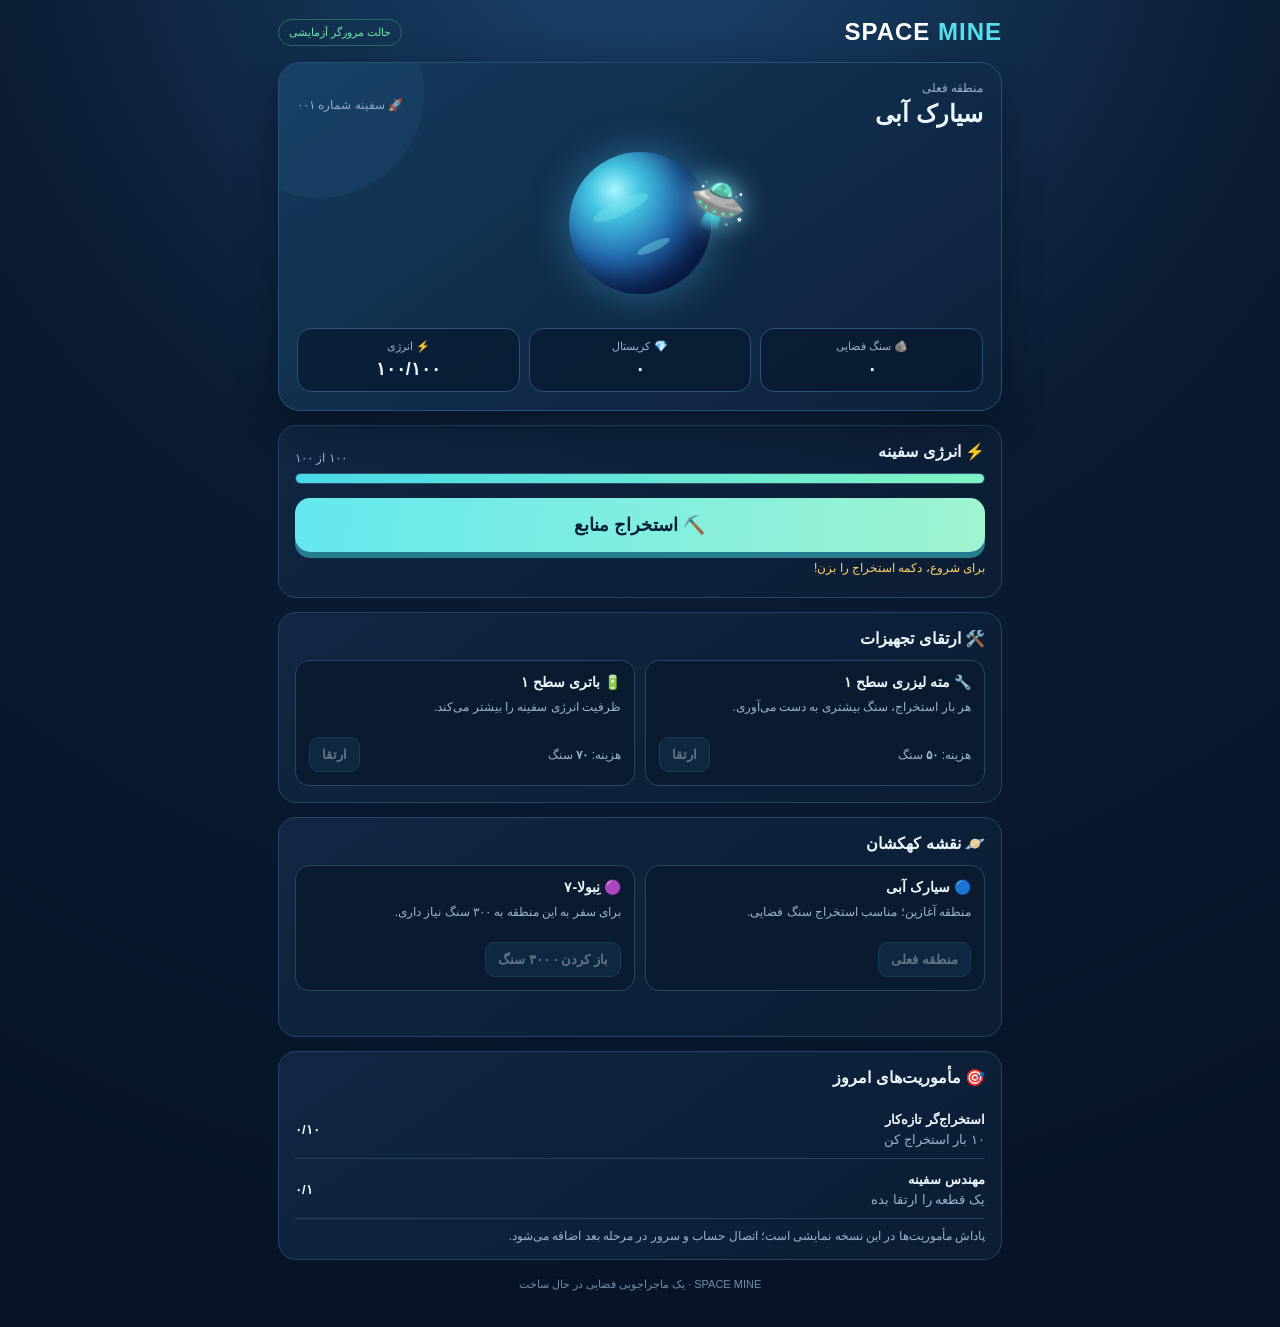
<file: index.html>
<!doctype html>
<html lang="fa" dir="rtl">
<head>
<meta charset="utf-8">
<meta name="viewport" content="width=device-width, initial-scale=1">
<title>SPACE MINE | معدن فضایی</title>
<script src="https://telegram.org/js/telegram-web-app.js?65"></script>
<style>
:root{--bg:#071326;--panel:#10233d;--panel2:#142d4c;--cyan:#56e0ee;--gold:#ffd36a;--text:#edf7ff;--muted:#9db4cc;--green:#6ee7a8}
*{box-sizing:border-box}body{margin:0;background:radial-gradient(circle at 50% -10%,#1c4771 0,#0a1b32 42%,var(--bg) 100%);color:var(--text);font-family:Tahoma,Arial,sans-serif;min-height:100vh}
.wrap{max-width:760px;margin:auto;padding:18px}.top{display:flex;justify-content:space-between;align-items:center;gap:12px;margin-bottom:16px}.brand{font-size:24px;font-weight:900;letter-spacing:1px;color:#fff}.brand span{color:var(--cyan)}.tag{font-size:11px;color:var(--green);border:1px solid #286e60;padding:6px 10px;border-radius:99px}
.hero{border:1px solid #285078;border-radius:22px;padding:18px;background:linear-gradient(145deg,#15395b,#0d203a);box-shadow:0 14px 40px #0005;overflow:hidden;position:relative}
.hero:after{content:"";position:absolute;width:210px;height:210px;border-radius:50%;background:#2a7caa22;left:-65px;top:-75px}
.planet{height:190px;display:grid;place-items:center;position:relative;z-index:1}.planet .orb{width:142px;height:142px;border-radius:50%;background:radial-gradient(circle at 32% 27%,#a7f6ff 0,#43c4e2 18%,#236baf 48%,#142d65 76%,#0b183b 100%);box-shadow:inset -18px -14px 28px #020b2b99,0 0 40px #45c8ef66;position:relative}.orb:before,.orb:after{content:"";position:absolute;background:#7be6e966;border-radius:50%;transform:rotate(-25deg)}.orb:before{width:60px;height:15px;left:22px;top:48px}.orb:after{width:35px;height:9px;left:67px;top:90px}.ship{position:absolute;font-size:45px;filter:drop-shadow(0 0 14px #8cecff);transform:translate(78px,-18px)}
.stats{display:grid;grid-template-columns:repeat(3,1fr);gap:9px;margin-top:10px;position:relative;z-index:1}.stat{background:#06172b99;border:1px solid #2b5276;border-radius:14px;padding:11px;text-align:center}.stat small{display:block;color:var(--muted);font-size:11px;margin-bottom:5px}.stat strong{font-size:18px}
.panel{background:linear-gradient(145deg,#102642,#0c1d34);border:1px solid #244564;border-radius:18px;padding:16px;margin-top:14px}.panel h2{font-size:16px;margin:0 0 12px}.energyline{height:11px;border-radius:99px;background:#061326;overflow:hidden;border:1px solid #31506b}.energyfill{height:100%;width:100%;background:linear-gradient(90deg,#48d9e8,#80f4c3);transition:width .2s}.muted{color:var(--muted);font-size:12px}.row{display:flex;justify-content:space-between;align-items:center;gap:12px}.minebtn{width:100%;margin-top:14px;padding:16px;border:0;border-radius:15px;color:#062039;font-size:18px;font-weight:900;background:linear-gradient(100deg,#63e8ee,#a0f4d0);box-shadow:0 6px 0 #267c91;cursor:pointer}.minebtn:active{transform:translateY(3px);box-shadow:0 3px 0 #267c91}.minebtn:disabled{opacity:.45;cursor:not-allowed}
.grid{display:grid;grid-template-columns:repeat(2,1fr);gap:10px}.item{background:#0a1b30;border:1px solid #274765;border-radius:14px;padding:13px}.item h3{font-size:14px;margin:0 0 7px}.item p{font-size:12px;color:var(--muted);margin:0 0 10px;min-height:30px;line-height:1.7}
button.secondary{background:#183d5c;border:1px solid #39708f;color:#e9f8ff;padding:9px 12px;border-radius:10px;font-family:inherit;font-weight:700;cursor:pointer}button.secondary:disabled{opacity:.4;cursor:not-allowed}.mission{display:flex;justify-content:space-between;align-items:center;gap:10px;padding:11px 0;border-bottom:1px solid #25415c}.mission:last-child{border:0}.mission b{font-size:13px}.mission small{display:block;color:var(--muted);margin-top:4px}.toast{min-height:20px;color:var(--gold);font-size:12px;margin-top:9px}.footer{text-align:center;color:#718ba7;font-size:11px;padding:18px 0}
@media(max-width:480px){.wrap{padding:12px}.stats{gap:6px}.stat{padding:9px 5px}.stat strong{font-size:16px}.grid{grid-template-columns:1fr}.planet{height:165px}}
</style>
</head>
<body>
<div class="wrap">
  <header class="top"><div class="brand">SPACE <span>MINE</span></div><div class="tag" id="runtimeStatus">نسخه آزمایشی ۰.۲</div></header>
  <section class="hero">
    <div class="row"><div><div class="muted">منطقه فعلی</div><h2 style="margin:5px 0 0">سیارک آبی</h2></div><div class="muted">🚀 سفینه شماره ۰۰۱</div></div>
    <div class="planet"><div class="orb"></div><div class="ship">🛸</div></div>
    <div class="stats">
      <div class="stat"><small>🪨 سنگ فضایی</small><strong id="ore">۰</strong></div>
      <div class="stat"><small>💎 کریستال</small><strong id="crystal">۰</strong></div>
      <div class="stat"><small>⚡ انرژی</small><strong id="energy">۱۰۰/۱۰۰</strong></div>
    </div>
  </section>

  <section class="panel">
    <div class="row"><h2>⚡ انرژی سفینه</h2><span class="muted" id="energyText">۱۰۰ از ۱۰۰</span></div>
    <div class="energyline"><div class="energyfill" id="energyBar"></div></div>
    <button class="minebtn" id="mine">⛏️ استخراج منابع</button>
    <div class="toast" id="toast">برای شروع، دکمه استخراج را بزن!</div>
  </section>

  <section class="panel">
    <h2>🛠️ ارتقای تجهیزات</h2>
    <div class="grid">
      <div class="item"><h3>🔧 مته لیزری سطح <span id="drillLevel">۱</span></h3><p>هر بار استخراج، سنگ بیشتری به دست می‌آوری.</p><div class="row"><span class="muted">هزینه: <b id="drillCost">۵۰</b> سنگ</span><button class="secondary" id="upgradeDrill">ارتقا</button></div></div>
      <div class="item"><h3>🔋 باتری سطح <span id="batteryLevel">۱</span></h3><p>ظرفیت انرژی سفینه را بیشتر می‌کند.</p><div class="row"><span class="muted">هزینه: <b id="batteryCost">۷۰</b> سنگ</span><button class="secondary" id="upgradeBattery">ارتقا</button></div></div>
    </div>
  </section>

  <section class="panel">
    <h2>🪐 نقشه کهکشان</h2>
    <div class="grid">
      <div class="item"><h3>🔵 سیارک آبی</h3><p>منطقه آغازین؛ مناسب استخراج سنگ فضایی.</p><button class="secondary" disabled>منطقه فعلی</button></div>
      <div class="item"><h3>🟣 نِبولا-۷</h3><p>برای سفر به این منطقه به ۳۰۰ سنگ نیاز داری.</p><button class="secondary" id="unlockPlanet">باز کردن · ۳۰۰ سنگ</button></div>
    </div>
    <div class="toast" id="planetToast"></div>
  </section>

  <section class="panel">
    <h2>🎯 مأموریت‌های امروز</h2>
    <div class="mission"><div><b>استخراج‌گر تازه‌کار</b><small>۱۰ بار استخراج کن</small></div><div><b id="mineMission">۰/۱۰</b></div></div>
    <div class="mission"><div><b>مهندس سفینه</b><small>یک قطعه را ارتقا بده</small></div><div><b id="upgradeMission">۰/۱</b></div></div>
    <div class="muted" style="margin-top:10px">پاداش مأموریت‌ها در این نسخه نمایشی است؛ اتصال حساب و سرور در مرحله بعد اضافه می‌شود.</div>
  </section>
  <div class="footer">SPACE MINE · یک ماجراجویی فضایی در حال ساخت</div>
</div>
<script>
const $=id=>document.getElementById(id);
const tg = window.Telegram && window.Telegram.WebApp ? window.Telegram.WebApp : null;
const fa=n=>Math.floor(n).toLocaleString('fa-IR');
const defaults={ore:0,crystal:0,energy:100,energyMax:100,drill:1,battery:1,mines:0,upgrades:0,planet:false,last:Date.now()};
let s;
try{s={...defaults,...JSON.parse(localStorage.getItem('spacemine_save')||'{}')}}catch(e){s={...defaults}}
function save(){s.last=Date.now();localStorage.setItem('spacemine_save',JSON.stringify(s))}
function drillCost(){return 50*s.drill}
function batteryCost(){return 70*s.battery}
function render(){
 $('ore').textContent=fa(s.ore);$('crystal').textContent=fa(s.crystal);
 $('energy').textContent=fa(s.energy)+'/'+fa(s.energyMax);$('energyText').textContent=fa(s.energy)+' از '+fa(s.energyMax);
 $('energyBar').style.width=(100*s.energy/s.energyMax)+'%';
 $('drillLevel').textContent=fa(s.drill);$('batteryLevel').textContent=fa(s.battery);
 $('drillCost').textContent=fa(drillCost());$('batteryCost').textContent=fa(batteryCost());
 $('upgradeDrill').disabled=s.ore<drillCost();$('upgradeBattery').disabled=s.ore<batteryCost();
 $('mine').disabled=s.energy<1;$('mineMission').textContent=fa(Math.min(10,s.mines))+'/۱۰';
 $('upgradeMission').textContent=(s.upgrades>0?'۱':'۰')+'/۱';
 $('unlockPlanet').disabled=s.ore<300||s.planet;$('unlockPlanet').textContent=s.planet?'باز شده ✓':'باز کردن · ۳۰۰ سنگ';
}
function toast(t){$('toast').textContent=t}
$('mine').onclick=()=>{
 if(s.energy<1)return;
 const amount=5+(s.drill-1)*3;
 s.ore+=amount;s.energy-=1;s.mines++;
 if(Math.random()<.12)s.crystal++;
 save();render();toast('عالی! '+fa(amount)+' سنگ فضایی استخراج کردی.'); 
};
$('upgradeDrill').onclick=()=>{
 const c=drillCost();if(s.ore<c)return;
 s.ore-=c;s.drill++;s.upgrades++;save();render();toast('مته لیزری ارتقا پیدا کرد!');
};
$('upgradeBattery').onclick=()=>{
 const c=batteryCost();if(s.ore<c)return;
 s.ore-=c;s.battery++;s.energyMax+=20;s.energy=Math.min(s.energy+20,s.energyMax);s.upgrades++;save();render();toast('ظرفیت باتری بیشتر شد!');
};
$('unlockPlanet').onclick=()=>{
 if(s.ore<300||s.planet)return;
 s.ore-=300;s.planet=true;save();render();$('planetToast').textContent='🎉 نِبولا-۷ باز شد! در نسخه بعدی امکان سفر و استخراج در آن اضافه می‌شود.';
};
setInterval(()=>{
 if(s.energy<s.energyMax){s.energy=Math.min(s.energyMax,s.energy+1);save();render()}
},5000);
render();
if (tg) {
  if (typeof tg.expand === 'function') tg.expand();
  if (typeof tg.ready === 'function') tg.ready();
  $('runtimeStatus').textContent = 'اجرا در تلگرام';
} else {
  $('runtimeStatus').textContent = 'حالت مرورگر آزمایشی';
}
</script>
</body>
</html>
</file>
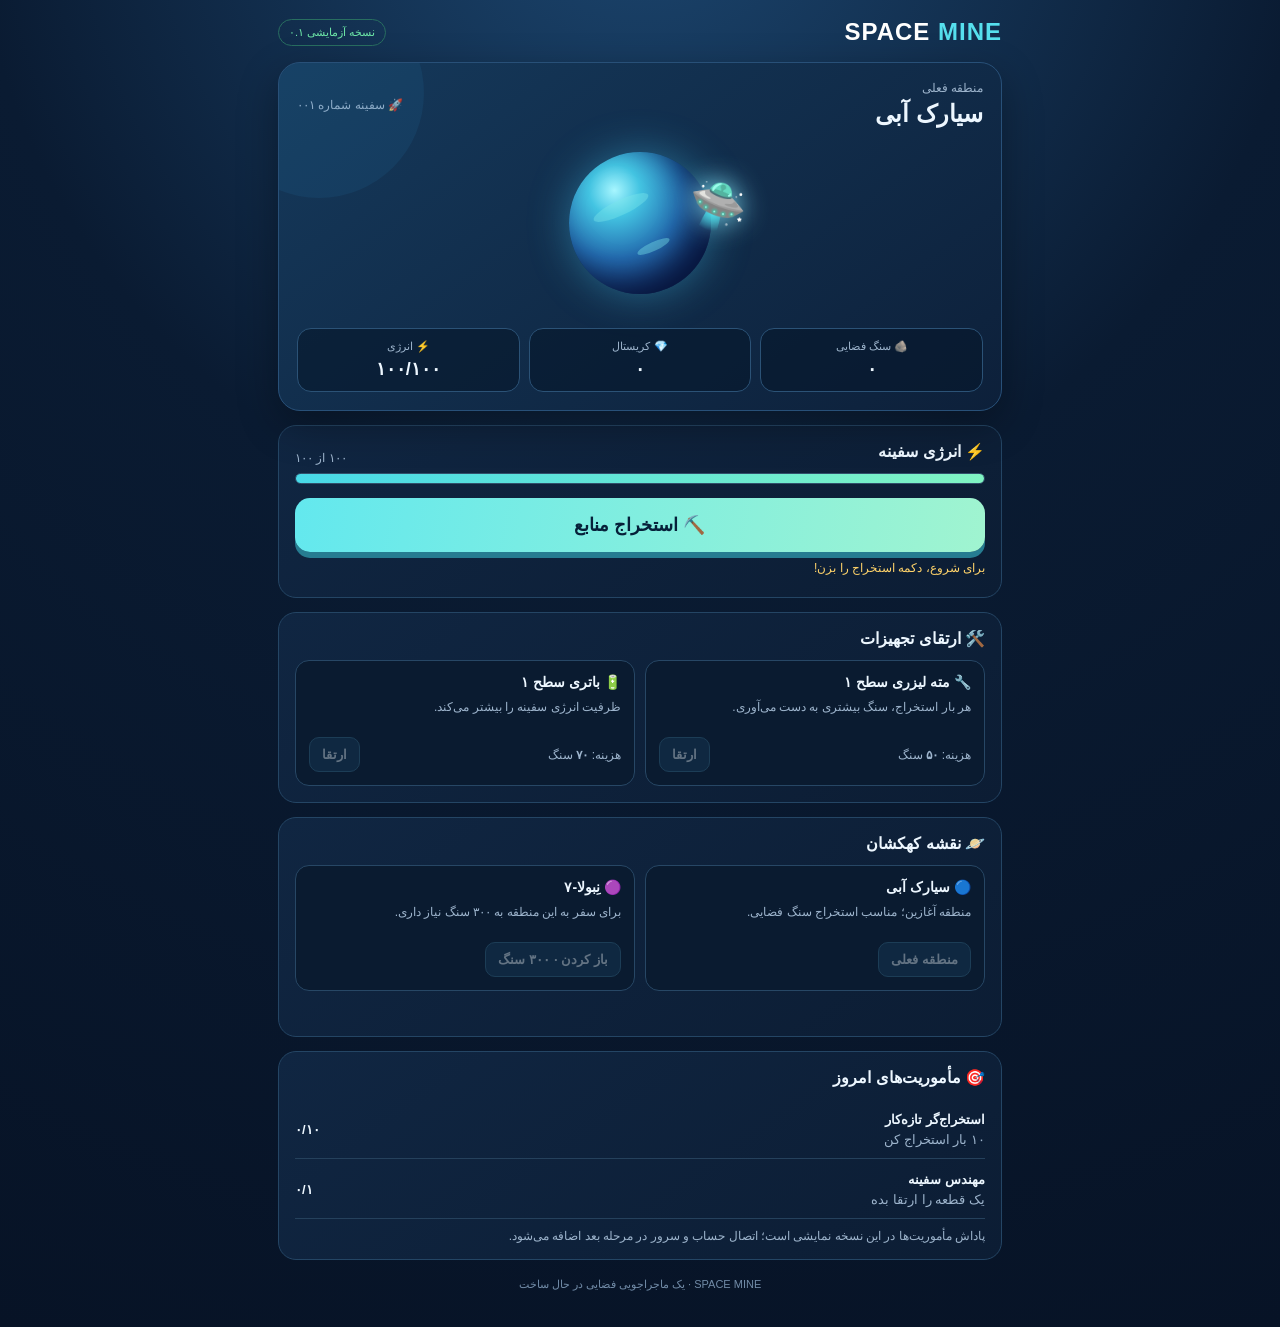
<file: space_mine_prototype(1).html>
<!doctype html>
<html lang="fa" dir="rtl">
<head>
<meta charset="utf-8">
<meta name="viewport" content="width=device-width, initial-scale=1">
<title>SPACE MINE | معدن فضایی</title>
<style>
:root{--bg:#071326;--panel:#10233d;--panel2:#142d4c;--cyan:#56e0ee;--gold:#ffd36a;--text:#edf7ff;--muted:#9db4cc;--green:#6ee7a8}
*{box-sizing:border-box}body{margin:0;background:radial-gradient(circle at 50% -10%,#1c4771 0,#0a1b32 42%,var(--bg) 100%);color:var(--text);font-family:Tahoma,Arial,sans-serif;min-height:100vh}
.wrap{max-width:760px;margin:auto;padding:18px}.top{display:flex;justify-content:space-between;align-items:center;gap:12px;margin-bottom:16px}.brand{font-size:24px;font-weight:900;letter-spacing:1px;color:#fff}.brand span{color:var(--cyan)}.tag{font-size:11px;color:var(--green);border:1px solid #286e60;padding:6px 10px;border-radius:99px}
.hero{border:1px solid #285078;border-radius:22px;padding:18px;background:linear-gradient(145deg,#15395b,#0d203a);box-shadow:0 14px 40px #0005;overflow:hidden;position:relative}
.hero:after{content:"";position:absolute;width:210px;height:210px;border-radius:50%;background:#2a7caa22;left:-65px;top:-75px}
.planet{height:190px;display:grid;place-items:center;position:relative;z-index:1}.planet .orb{width:142px;height:142px;border-radius:50%;background:radial-gradient(circle at 32% 27%,#a7f6ff 0,#43c4e2 18%,#236baf 48%,#142d65 76%,#0b183b 100%);box-shadow:inset -18px -14px 28px #020b2b99,0 0 40px #45c8ef66;position:relative}.orb:before,.orb:after{content:"";position:absolute;background:#7be6e966;border-radius:50%;transform:rotate(-25deg)}.orb:before{width:60px;height:15px;left:22px;top:48px}.orb:after{width:35px;height:9px;left:67px;top:90px}.ship{position:absolute;font-size:45px;filter:drop-shadow(0 0 14px #8cecff);transform:translate(78px,-18px)}
.stats{display:grid;grid-template-columns:repeat(3,1fr);gap:9px;margin-top:10px;position:relative;z-index:1}.stat{background:#06172b99;border:1px solid #2b5276;border-radius:14px;padding:11px;text-align:center}.stat small{display:block;color:var(--muted);font-size:11px;margin-bottom:5px}.stat strong{font-size:18px}
.panel{background:linear-gradient(145deg,#102642,#0c1d34);border:1px solid #244564;border-radius:18px;padding:16px;margin-top:14px}.panel h2{font-size:16px;margin:0 0 12px}.energyline{height:11px;border-radius:99px;background:#061326;overflow:hidden;border:1px solid #31506b}.energyfill{height:100%;width:100%;background:linear-gradient(90deg,#48d9e8,#80f4c3);transition:width .2s}.muted{color:var(--muted);font-size:12px}.row{display:flex;justify-content:space-between;align-items:center;gap:12px}.minebtn{width:100%;margin-top:14px;padding:16px;border:0;border-radius:15px;color:#062039;font-size:18px;font-weight:900;background:linear-gradient(100deg,#63e8ee,#a0f4d0);box-shadow:0 6px 0 #267c91;cursor:pointer}.minebtn:active{transform:translateY(3px);box-shadow:0 3px 0 #267c91}.minebtn:disabled{opacity:.45;cursor:not-allowed}
.grid{display:grid;grid-template-columns:repeat(2,1fr);gap:10px}.item{background:#0a1b30;border:1px solid #274765;border-radius:14px;padding:13px}.item h3{font-size:14px;margin:0 0 7px}.item p{font-size:12px;color:var(--muted);margin:0 0 10px;min-height:30px;line-height:1.7}
button.secondary{background:#183d5c;border:1px solid #39708f;color:#e9f8ff;padding:9px 12px;border-radius:10px;font-family:inherit;font-weight:700;cursor:pointer}button.secondary:disabled{opacity:.4;cursor:not-allowed}.mission{display:flex;justify-content:space-between;align-items:center;gap:10px;padding:11px 0;border-bottom:1px solid #25415c}.mission:last-child{border:0}.mission b{font-size:13px}.mission small{display:block;color:var(--muted);margin-top:4px}.toast{min-height:20px;color:var(--gold);font-size:12px;margin-top:9px}.footer{text-align:center;color:#718ba7;font-size:11px;padding:18px 0}
@media(max-width:480px){.wrap{padding:12px}.stats{gap:6px}.stat{padding:9px 5px}.stat strong{font-size:16px}.grid{grid-template-columns:1fr}.planet{height:165px}}
</style>
</head>
<body>
<div class="wrap">
  <header class="top"><div class="brand">SPACE <span>MINE</span></div><div class="tag">نسخه آزمایشی ۰.۱</div></header>
  <section class="hero">
    <div class="row"><div><div class="muted">منطقه فعلی</div><h2 style="margin:5px 0 0">سیارک آبی</h2></div><div class="muted">🚀 سفینه شماره ۰۰۱</div></div>
    <div class="planet"><div class="orb"></div><div class="ship">🛸</div></div>
    <div class="stats">
      <div class="stat"><small>🪨 سنگ فضایی</small><strong id="ore">۰</strong></div>
      <div class="stat"><small>💎 کریستال</small><strong id="crystal">۰</strong></div>
      <div class="stat"><small>⚡ انرژی</small><strong id="energy">۱۰۰/۱۰۰</strong></div>
    </div>
  </section>

  <section class="panel">
    <div class="row"><h2>⚡ انرژی سفینه</h2><span class="muted" id="energyText">۱۰۰ از ۱۰۰</span></div>
    <div class="energyline"><div class="energyfill" id="energyBar"></div></div>
    <button class="minebtn" id="mine">⛏️ استخراج منابع</button>
    <div class="toast" id="toast">برای شروع، دکمه استخراج را بزن!</div>
  </section>

  <section class="panel">
    <h2>🛠️ ارتقای تجهیزات</h2>
    <div class="grid">
      <div class="item"><h3>🔧 مته لیزری سطح <span id="drillLevel">۱</span></h3><p>هر بار استخراج، سنگ بیشتری به دست می‌آوری.</p><div class="row"><span class="muted">هزینه: <b id="drillCost">۵۰</b> سنگ</span><button class="secondary" id="upgradeDrill">ارتقا</button></div></div>
      <div class="item"><h3>🔋 باتری سطح <span id="batteryLevel">۱</span></h3><p>ظرفیت انرژی سفینه را بیشتر می‌کند.</p><div class="row"><span class="muted">هزینه: <b id="batteryCost">۷۰</b> سنگ</span><button class="secondary" id="upgradeBattery">ارتقا</button></div></div>
    </div>
  </section>

  <section class="panel">
    <h2>🪐 نقشه کهکشان</h2>
    <div class="grid">
      <div class="item"><h3>🔵 سیارک آبی</h3><p>منطقه آغازین؛ مناسب استخراج سنگ فضایی.</p><button class="secondary" disabled>منطقه فعلی</button></div>
      <div class="item"><h3>🟣 نِبولا-۷</h3><p>برای سفر به این منطقه به ۳۰۰ سنگ نیاز داری.</p><button class="secondary" id="unlockPlanet">باز کردن · ۳۰۰ سنگ</button></div>
    </div>
    <div class="toast" id="planetToast"></div>
  </section>

  <section class="panel">
    <h2>🎯 مأموریت‌های امروز</h2>
    <div class="mission"><div><b>استخراج‌گر تازه‌کار</b><small>۱۰ بار استخراج کن</small></div><div><b id="mineMission">۰/۱۰</b></div></div>
    <div class="mission"><div><b>مهندس سفینه</b><small>یک قطعه را ارتقا بده</small></div><div><b id="upgradeMission">۰/۱</b></div></div>
    <div class="muted" style="margin-top:10px">پاداش مأموریت‌ها در این نسخه نمایشی است؛ اتصال حساب و سرور در مرحله بعد اضافه می‌شود.</div>
  </section>
  <div class="footer">SPACE MINE · یک ماجراجویی فضایی در حال ساخت</div>
</div>
<script>
const $=id=>document.getElementById(id);
const fa=n=>Math.floor(n).toLocaleString('fa-IR');
const defaults={ore:0,crystal:0,energy:100,energyMax:100,drill:1,battery:1,mines:0,upgrades:0,planet:false,last:Date.now()};
let s;
try{s={...defaults,...JSON.parse(localStorage.getItem('spacemine_save')||'{}')}}catch(e){s={...defaults}}
function save(){s.last=Date.now();localStorage.setItem('spacemine_save',JSON.stringify(s))}
function drillCost(){return 50*s.drill}
function batteryCost(){return 70*s.battery}
function render(){
 $('ore').textContent=fa(s.ore);$('crystal').textContent=fa(s.crystal);
 $('energy').textContent=fa(s.energy)+'/'+fa(s.energyMax);$('energyText').textContent=fa(s.energy)+' از '+fa(s.energyMax);
 $('energyBar').style.width=(100*s.energy/s.energyMax)+'%';
 $('drillLevel').textContent=fa(s.drill);$('batteryLevel').textContent=fa(s.battery);
 $('drillCost').textContent=fa(drillCost());$('batteryCost').textContent=fa(batteryCost());
 $('upgradeDrill').disabled=s.ore<drillCost();$('upgradeBattery').disabled=s.ore<batteryCost();
 $('mine').disabled=s.energy<1;$('mineMission').textContent=fa(Math.min(10,s.mines))+'/۱۰';
 $('upgradeMission').textContent=(s.upgrades>0?'۱':'۰')+'/۱';
 $('unlockPlanet').disabled=s.ore<300||s.planet;$('unlockPlanet').textContent=s.planet?'باز شده ✓':'باز کردن · ۳۰۰ سنگ';
}
function toast(t){$('toast').textContent=t}
$('mine').onclick=()=>{
 if(s.energy<1)return;
 const amount=5+(s.drill-1)*3;
 s.ore+=amount;s.energy-=1;s.mines++;
 if(Math.random()<.12)s.crystal++;
 save();render();toast('عالی! '+fa(amount)+' سنگ فضایی استخراج کردی.'); 
};
$('upgradeDrill').onclick=()=>{
 const c=drillCost();if(s.ore<c)return;
 s.ore-=c;s.drill++;s.upgrades++;save();render();toast('مته لیزری ارتقا پیدا کرد!');
};
$('upgradeBattery').onclick=()=>{
 const c=batteryCost();if(s.ore<c)return;
 s.ore-=c;s.battery++;s.energyMax+=20;s.energy=Math.min(s.energy+20,s.energyMax);s.upgrades++;save();render();toast('ظرفیت باتری بیشتر شد!');
};
$('unlockPlanet').onclick=()=>{
 if(s.ore<300||s.planet)return;
 s.ore-=300;s.planet=true;save();render();$('planetToast').textContent='🎉 نِبولا-۷ باز شد! در نسخه بعدی امکان سفر و استخراج در آن اضافه می‌شود.';
};
setInterval(()=>{
 if(s.energy<s.energyMax){s.energy=Math.min(s.energyMax,s.energy+1);save();render()}
},5000);
render();
</script>
</body>
</html>
</file>
